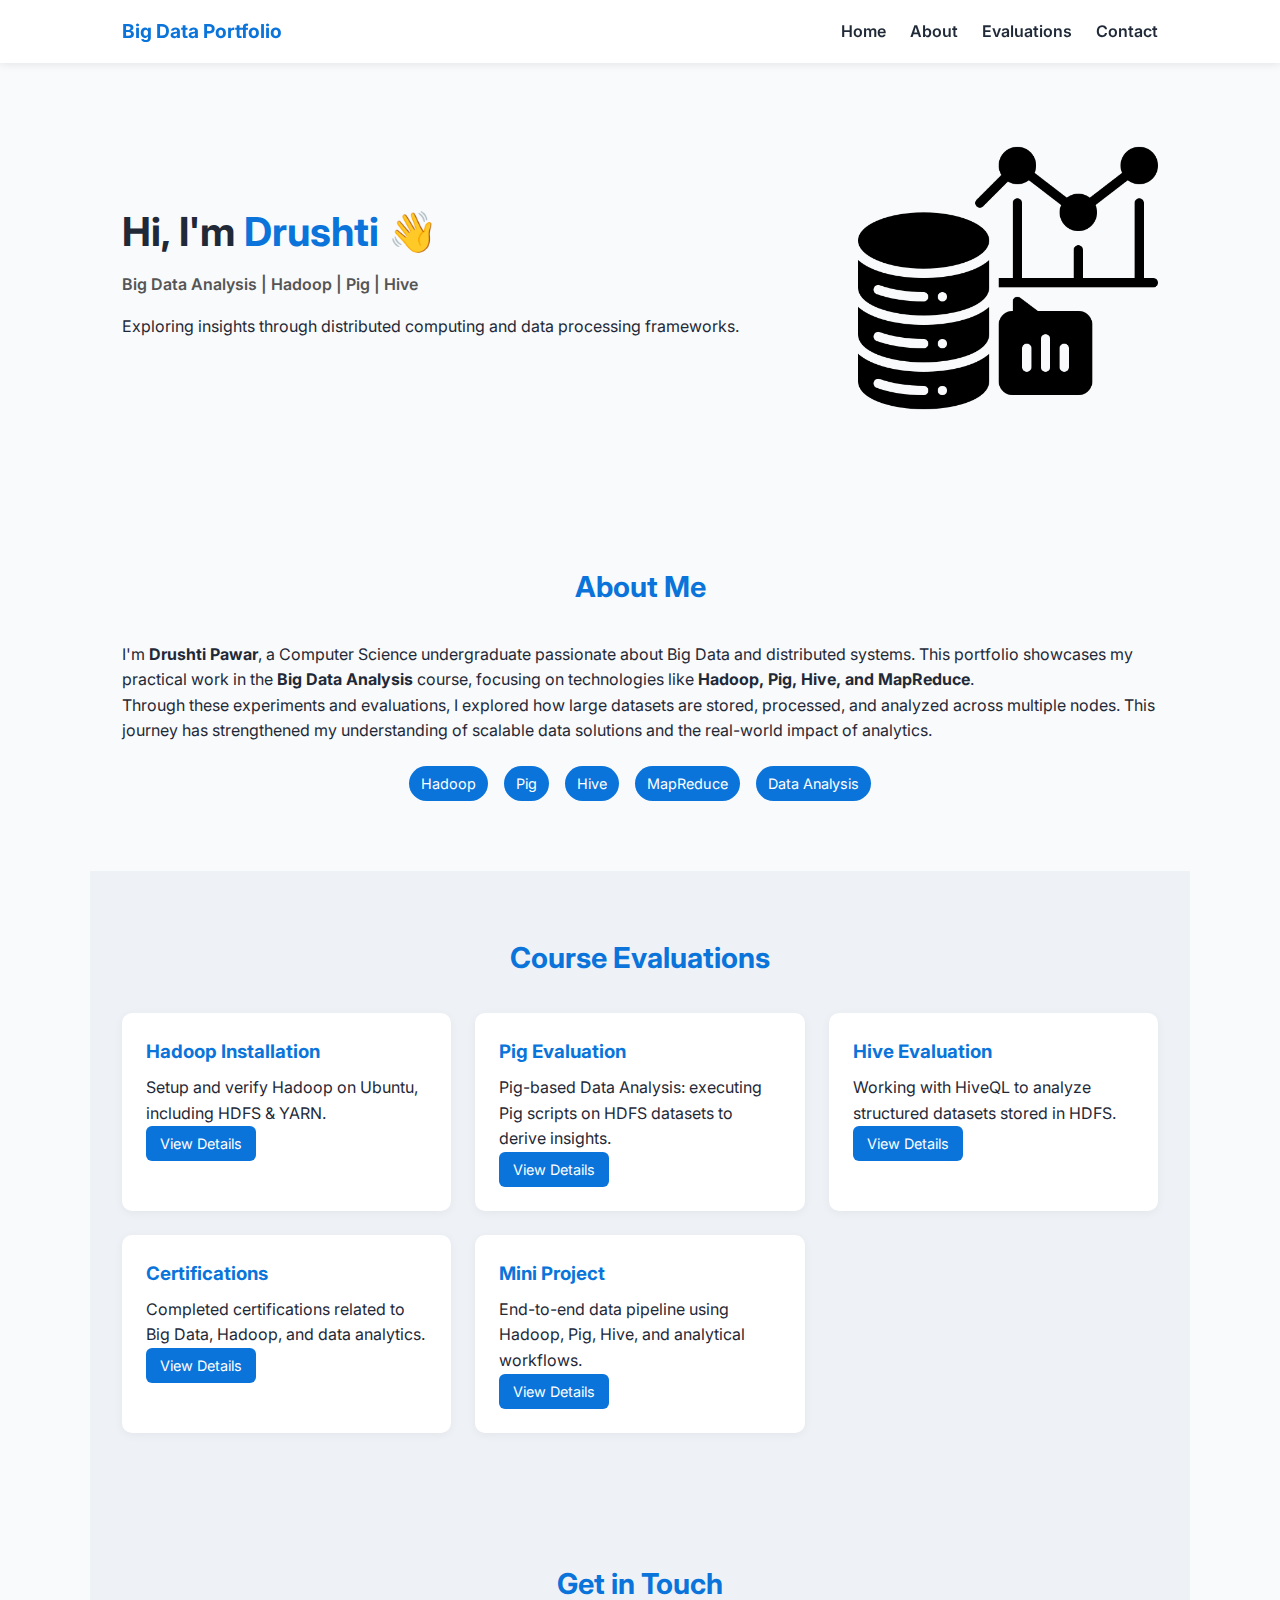
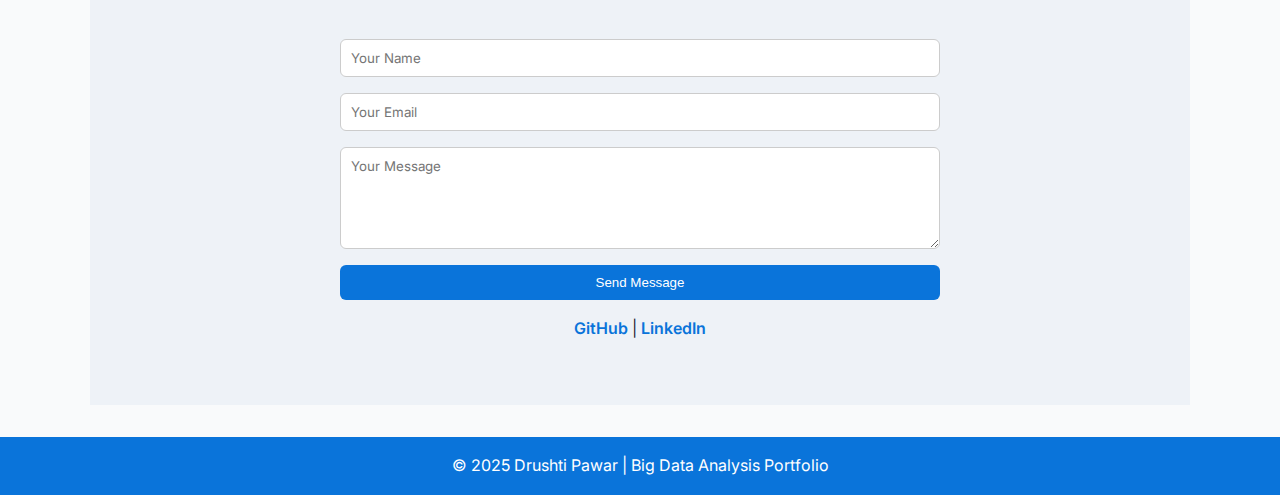
<file: index.html>
<!-- File: index.html -->
<!DOCTYPE html>
<html lang="en">
<head>
  <meta charset="UTF-8" />
  <meta name="viewport" content="width=device-width, initial-scale=1.0" />
  <title>Big Data Analysis Portfolio | Drushti</title>

  <!-- Google Fonts -->
  <link href="https://fonts.googleapis.com/css2?family=Inter:wght@400;600;700&display=swap" rel="stylesheet" />

  <!-- External CSS -->
  <link rel="stylesheet" href="style.css" />
</head>
<body>
  <!-- Navbar -->
  <header>
    <nav class="navbar">
      <div class="logo">Big Data Portfolio</div>
      <div class="menu">
        <a href="#hero">Home</a>
        <a href="#about">About</a>
        <a href="#evaluations">Evaluations</a>
        <a href="#contact">Contact</a>
      </div>
    </nav>
  </header>

  <!-- Hero Section -->
  <section id="hero" class="hero">
    <div class="hero-text">
      <h1>Hi, I'm <span>Drushti</span> 👋</h1>
      <p class="tagline">Big Data Analysis | Hadoop | Pig | Hive</p>
      <p>Exploring insights through distributed computing and data processing frameworks.</p>
    </div>
    <div class="hero-image">
      <img src="big-data.png" alt="Data Visualization" />
    </div>
  </section>

  <!-- About Me -->
  <section id="about" class="content-section">
    <h2 class="section-title">About Me</h2>
    <p>
      I'm <strong>Drushti Pawar</strong>, a Computer Science undergraduate passionate about Big Data and distributed systems. 
      This portfolio showcases my practical work in the <strong>Big Data Analysis</strong> course, focusing on 
      technologies like <strong>Hadoop, Pig, Hive, and MapReduce</strong>.
    </p>
    <p>
      Through these experiments and evaluations, I explored how large datasets are stored, processed, and analyzed across multiple nodes.
      This journey has strengthened my understanding of scalable data solutions and the real-world impact of analytics.
    </p>
    <div class="skills">
      <span>Hadoop</span>
      <span>Pig</span>
      <span>Hive</span>
      <span>MapReduce</span>
      <span>Data Analysis</span>
    </div>
  </section>

   <!-- Evaluations Section -->
  <section id="evaluations" class="content-section alt-bg">
    <h2 class="section-title">Course Evaluations</h2>
    <div class="card-grid">

      <div class="card">
        <h3>Hadoop Installation</h3>
        <p>Setup and verify Hadoop on Ubuntu, including HDFS & YARN.</p>
        <a href="evaluation1.html" class="btn small">View Details</a>
      </div>

      <div class="card">
        <h3>Pig Evaluation</h3>
        <p>Pig-based Data Analysis: executing Pig scripts on HDFS datasets to derive insights.</p>
        <a href="eval2.html" class="btn small">View Details</a>
      </div>

      <!-- NEW CARD: Hive Evaluation -->
      <div class="card">
        <h3>Hive Evaluation</h3>
        <p>Working with HiveQL to analyze structured datasets stored in HDFS.</p>
        <a href="hive_eval.html" class="btn small">View Details</a>
      </div>

      <!-- NEW CARD: Certifications -->
      <div class="card">
        <h3>Certifications</h3>
        <p>Completed certifications related to Big Data, Hadoop, and data analytics.</p>
        <a href="certifications.html" class="btn small">View Details</a>
      </div>

      <!-- NEW CARD: Project -->
      <div class="card">
        <h3>Mini Project</h3>
        <p>End-to-end data pipeline using Hadoop, Pig, Hive, and analytical workflows.</p>
        <a href="project.html" class="btn small">View Details</a>
      </div>

    </div>
  </section>




  <!-- Contact Section -->
  <section id="contact" class="content-section alt-bg">
    <h2 class="section-title">Get in Touch</h2>
    <form action="https://formspree.io/f/xyzeqojq" method="POST" class="contact-form">
      <input type="text" name="name" placeholder="Your Name" required />
      <input type="email" name="email" placeholder="Your Email" required />
      <textarea name="message" rows="5" placeholder="Your Message" required></textarea>
      <button type="submit" class="btn">Send Message</button>
    </form>



    <div class="social-links">
      <a href="https://github.com/DrushtiGP" target="_blank">GitHub</a> |
      <a href="https://www.linkedin.com/in/drushti-pawar" target="_blank">LinkedIn</a>
    </div>
  </section>



  <!-- Footer -->
  <footer>
    <p>© 2025 Drushti Pawar | Big Data Analysis Portfolio</p>
  </footer>
</body>
</html>
</file>
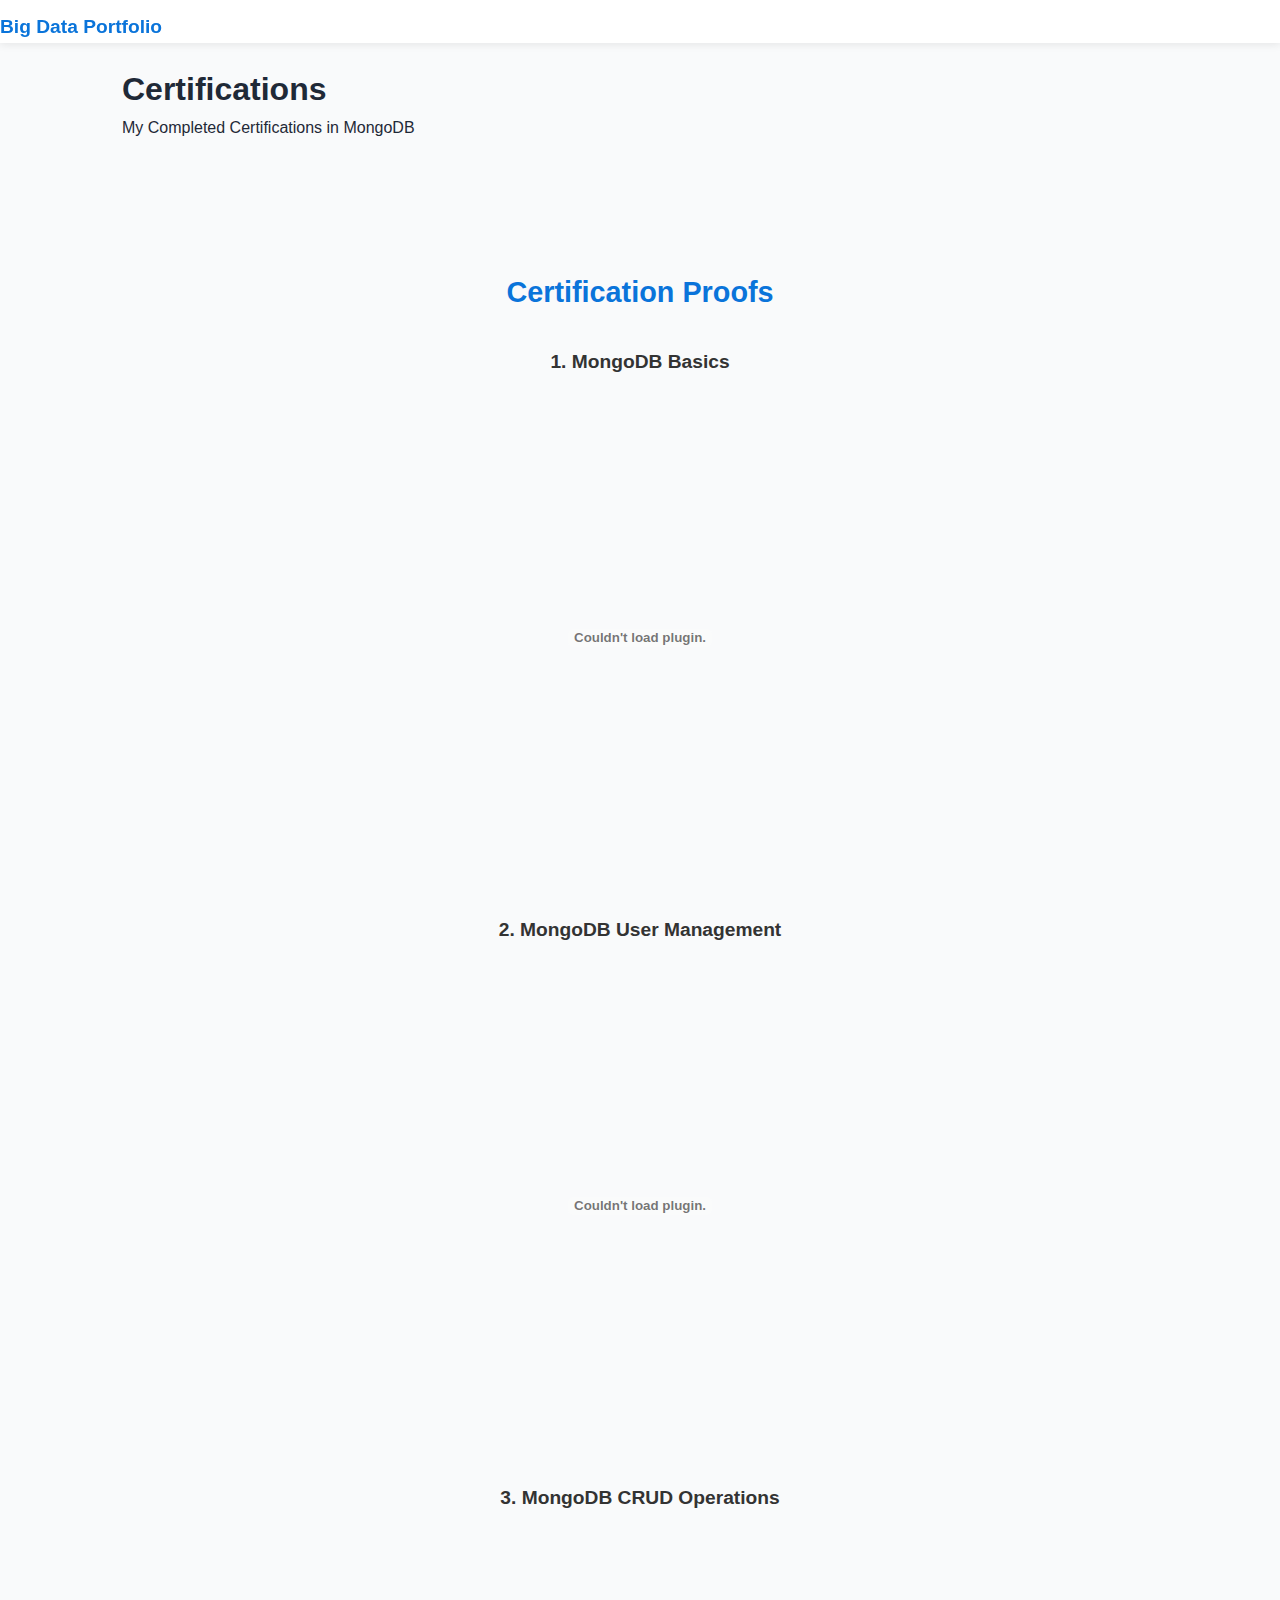
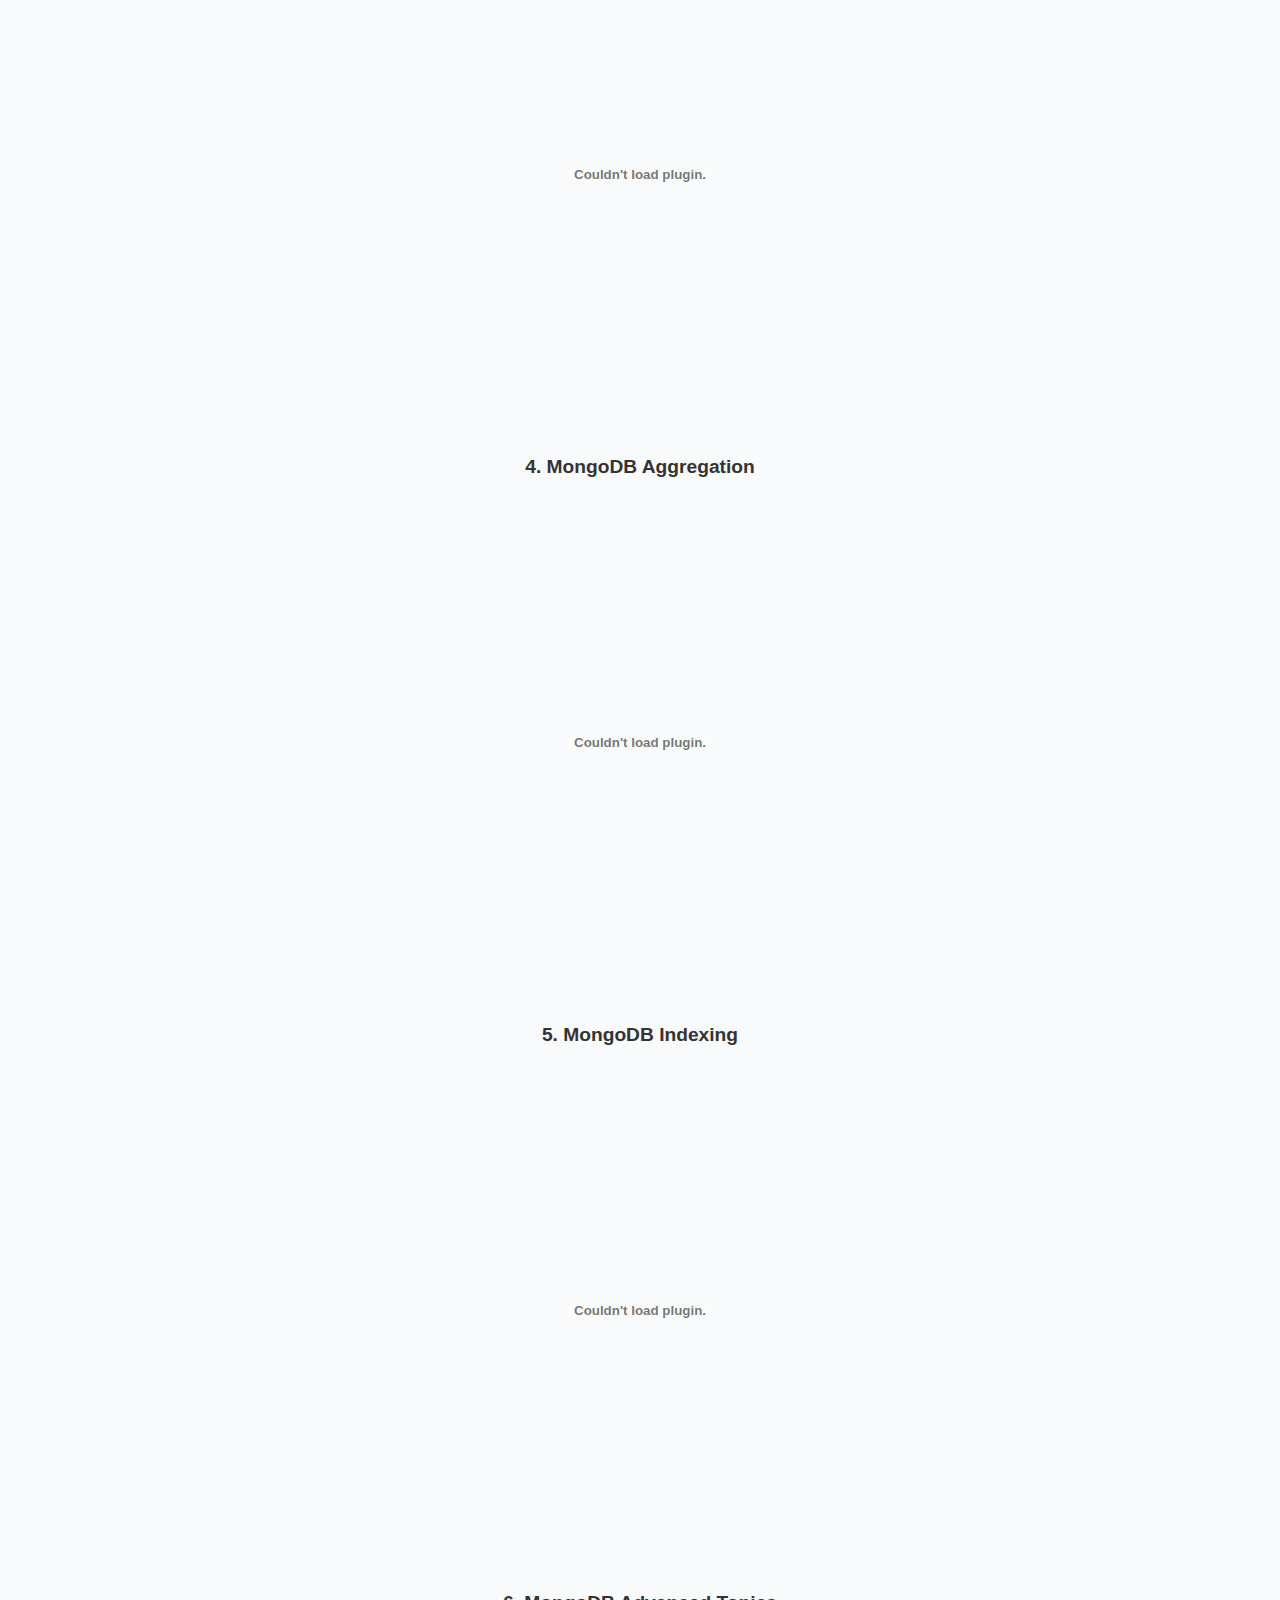
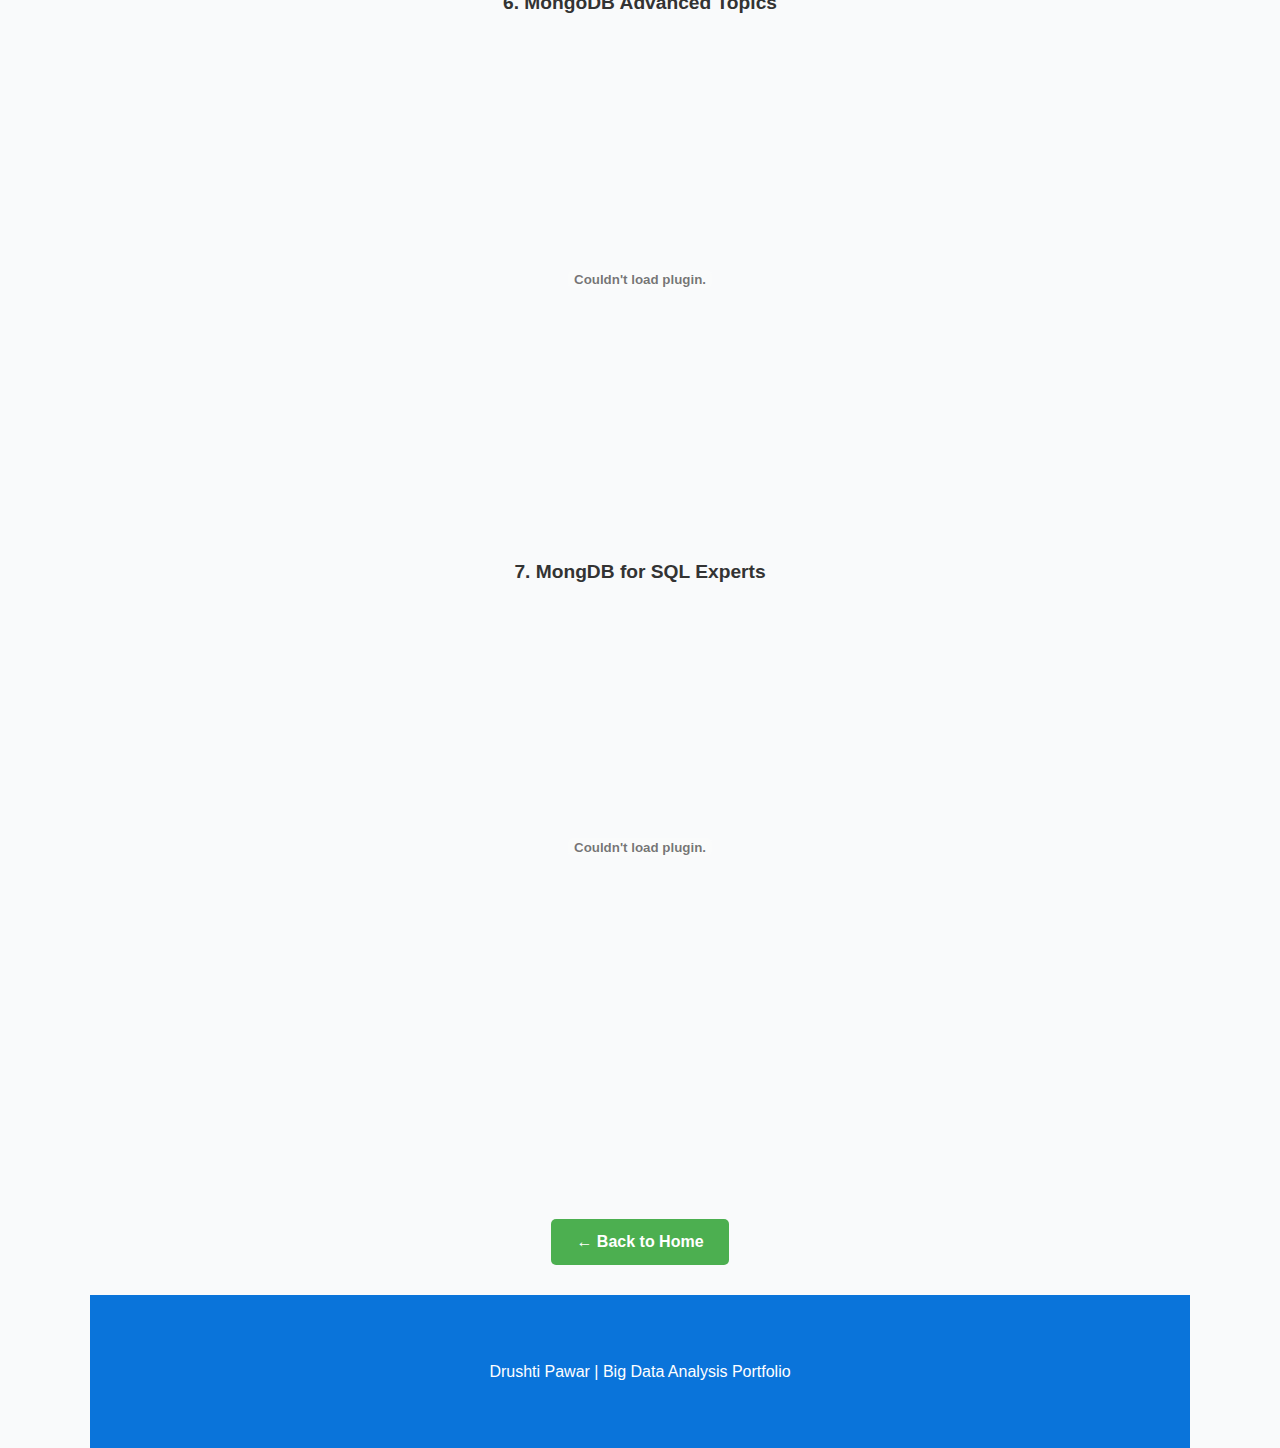
<file: certifications.html>
<!DOCTYPE html>
<html lang="en">
<head>
  <meta charset="UTF-8" />
  <meta name="viewport" content="width=device-width, initial-scale=1.0" />
  <title>Certifications | Big Data Portfolio</title>
  <link rel="stylesheet" href="style.css" />
</head>
<body>

  <!-- Navbar -->
  <header>
    <nav>
      <div class="logo" style="margin-top:12px;">
        <a href="index.html">Big Data Portfolio</a>
      </div>
    </nav>
  </header>

  <!-- Hero Section -->
  <section id="hero" class="content-section">
    <h1>Certifications</h1>
    <p class="tagline">My Completed Certifications in MongoDB</p>
  </section>

  <!-- Certifications Section -->
  <section id="certs" class="content-section">
    <h2 class="section-title">Certification Proofs</h2>

    <!-- Certification 1 -->
    <div class="screenshot-container">
      <h3>1. MongoDB Basics</h3>
      <embed src="certifications/01fe22bcs177-2e24b010-0ba8-496a-8a40-9ad022420bd7-certificate.pdf" 
             type="application/pdf"
             width="100%" height="500px" />
    </div>

    <!-- Certification 2 -->
    <div class="screenshot-container">
      <h3>2. MongoDB User Management</h3>
      <embed src="certifications/01fe22bcs177-51d7253c-a622-4105-8e9d-e0f6451e01d2-certificate.pdf"
             type="application/pdf"
             width="100%" height="500px" />
    </div>

    <!-- Certification 3 -->
    <div class="screenshot-container">
      <h3>3. MongoDB CRUD Operations</h3>
      <embed src="certifications/01fe22bcs177-6a646fe6-e3b5-4a32-bdb4-d10c6ec38122-certificate.pdf"
             type="application/pdf"
             width="100%" height="500px" />
    </div>

    <!-- Certification 4 -->
    <div class="screenshot-container">
      <h3>4. MongoDB Aggregation</h3>
      <embed src="certifications/01fe22bcs177-8dffea37-a4c0-4031-9314-c4e3873c01f1-certificate.pdf"
             type="application/pdf"
             width="100%" height="500px" />
    </div>

    <!-- Certification 5 -->
    <div class="screenshot-container">
      <h3>5. MongoDB Indexing</h3>
      <embed src="certifications/01fe22bcs177-db500f25-6f72-4e0c-ab0f-0960ceaa5f59-certificate.pdf"
             type="application/pdf"
             width="100%" height="500px" />
    </div>

    <!-- Certification 6 -->
    <div class="screenshot-container">
      <h3>6. MongoDB Advanced Topics</h3>
      <embed src="certifications/01fe22bcs177-f33a115b-5b5c-4819-8f04-a2962b0de7c9-certificate.pdf"
             type="application/pdf"
             width="100%" height="500px" />
    </div>

    <!-- Certification 7 (You added one extra accidentally) -->
    <div class="screenshot-container">
      <h3>7. MongDB for SQL Experts</h3>
      <embed src="certifications/01fe22bcs177-ffe10789-b070-441a-8b22-39d6cbe6a897-certificate (1).pdf"
             type="application/pdf"
             width="100%" height="500px" />
    </div>

  </section>

  <!-- Home Button -->
  <div class="home-button-container">
    <a href="index.html#evaluations" class="btn home-btn">← Back to Home</a>
  </div>

  <!-- Footer -->
  <footer class="content-section">
    <p>Drushti Pawar | Big Data Analysis Portfolio</p>
  </footer>

</body>
</html>
</file>
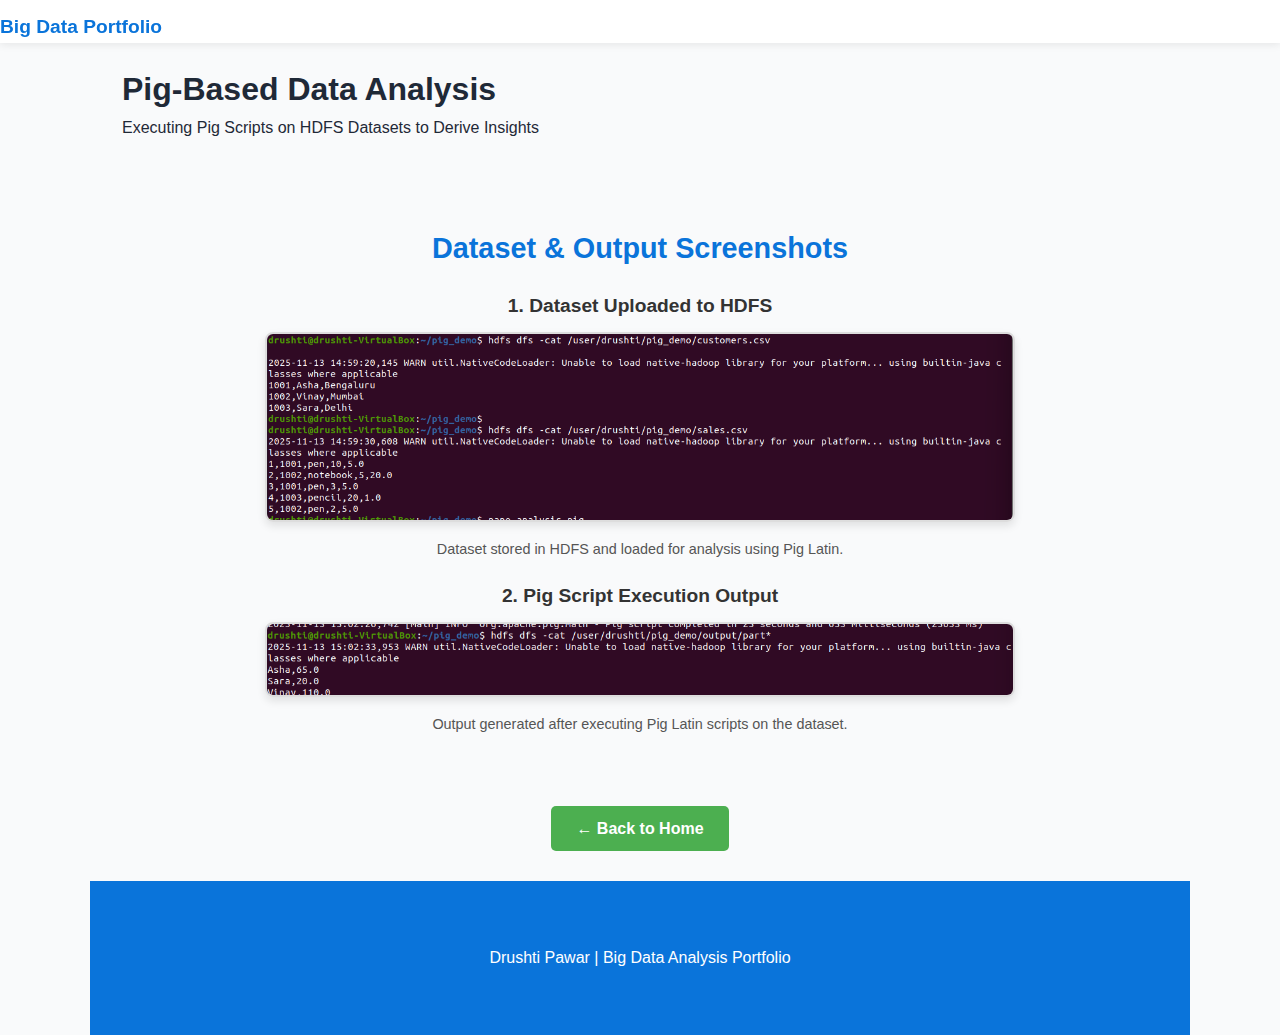
<file: eval2.html>
<!DOCTYPE html>
<html lang="en">
<head>
  <meta charset="UTF-8" />
  <meta name="viewport" content="width=device-width, initial-scale=1.0" />
  <title>Pig-Based Data Analysis</title>
  <link rel="stylesheet" href="style.css" />
</head>
<body>

  <!-- Navbar -->
  <header>
    <nav>
      <div class="logo" style="margin-top:12px;">
        <a href="index.html">Big Data Portfolio</a>
      </div>
    </nav>
  </header>

  <!-- Hero Section -->
  <section id="hero" class="content-section">
    <h1>Pig-Based Data Analysis</h1>
    <p class="tagline">Executing Pig Scripts on HDFS Datasets to Derive Insights</p>
  </section>

  <!-- Steps Section -->
  <section id="steps" class="content-section">
    <h2 class="section-title">Dataset & Output Screenshots</h2>

    <div class="screenshot-container">
      <h3>1. Dataset Uploaded to HDFS</h3>
      <img src="eval2/data.png" alt="Pig Dataset Screenshot">
      <p class="caption">Dataset stored in HDFS and loaded for analysis using Pig Latin.</p>
    </div>

    <div class="screenshot-container">
      <h3>2. Pig Script Execution Output</h3>
      <img src="eval2/result.png" alt="Pig Script Result Screenshot">
      <p class="caption">Output generated after executing Pig Latin scripts on the dataset.</p>
    </div>

  </section>

  <!-- Home Button -->
  <div class="home-button-container">
    <a href="index.html#evaluations" class="btn home-btn">← Back to Home</a>
  </div>

  <!-- Footer -->
  <footer class="content-section">
    <p>Drushti Pawar | Big Data Analysis Portfolio</p>
  </footer>

</body>
</html>
</file>
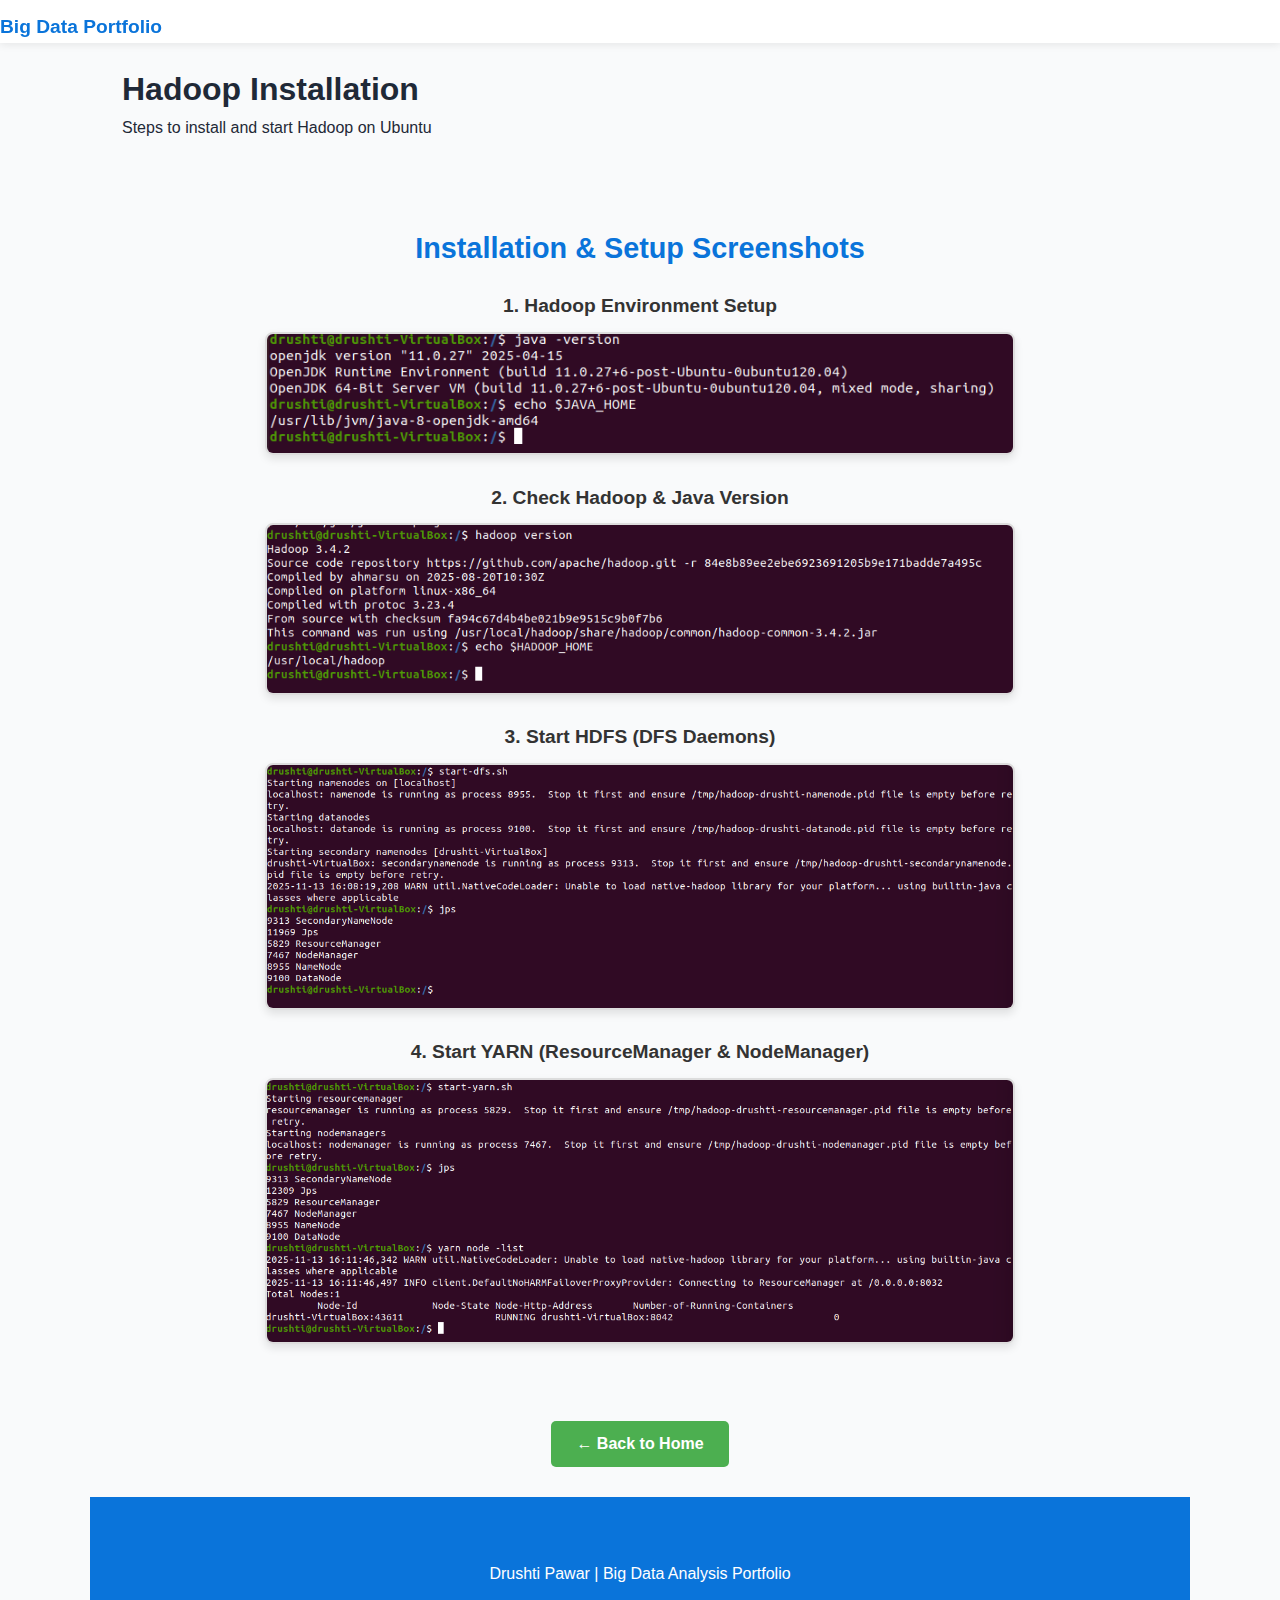
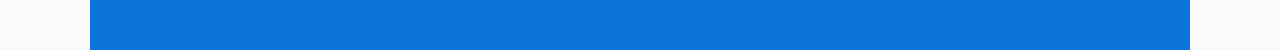
<file: evaluation1.html>
<!DOCTYPE html>
<html lang="en">
<head>
  <meta charset="UTF-8" />
  <meta name="viewport" content="width=device-width, initial-scale=1.0" />
  <title>Hadoop Installation</title>
  <link rel="stylesheet" href="style.css" />
</head>
<body>
  <!-- Navbar -->
  <header>
    <nav>
    <div class="logo" style="margin-top:12px;">
      <a href="index.html">Big Data Portfolio</a>
    </div>
    </nav>
    </header>

  <!-- Hero Section -->
  <section id="hero" class="content-section">
    <h1>Hadoop Installation</h1>
    <p class="tagline">Steps to install and start Hadoop on Ubuntu</p>
  </section>

  <!-- Steps Section -->
  <section id="steps" class="content-section">
    <h2 class="section-title">Installation & Setup Screenshots</h2>

    <div class="screenshot-container">
      <h3>1. Hadoop Environment Setup</h3>
      <img src="eval1/hadoop_env_setup.png" alt="Hadoop Environment Setup">
    </div>

    <div class="screenshot-container">
      <h3>2. Check Hadoop & Java Version</h3>
      <img src="eval1/hadoop_en_setup2.png" alt="Hadoop and Java Version">
    </div>

    <div class="screenshot-container">
      <h3>3. Start HDFS (DFS Daemons)</h3>
      <img src="eval1/hadoop_start_dfs.png" alt="Start HDFS">
    </div>

    <div class="screenshot-container">
      <h3>4. Start YARN (ResourceManager & NodeManager)</h3>
      <img src="eval1/hadoop_start_yarn.png" alt="Start YARN">
    </div>
  </section>

  <div class="home-button-container">
    <a href="index.html#evaluations" class="btn home-btn">← Back to Home</a>
  </div>
  <!-- Footer -->
  <footer class="content-section">
    <p>Drushti Pawar | Big Data Analysis Portfolio</p>
  </footer>
</body>
</html>
</file>
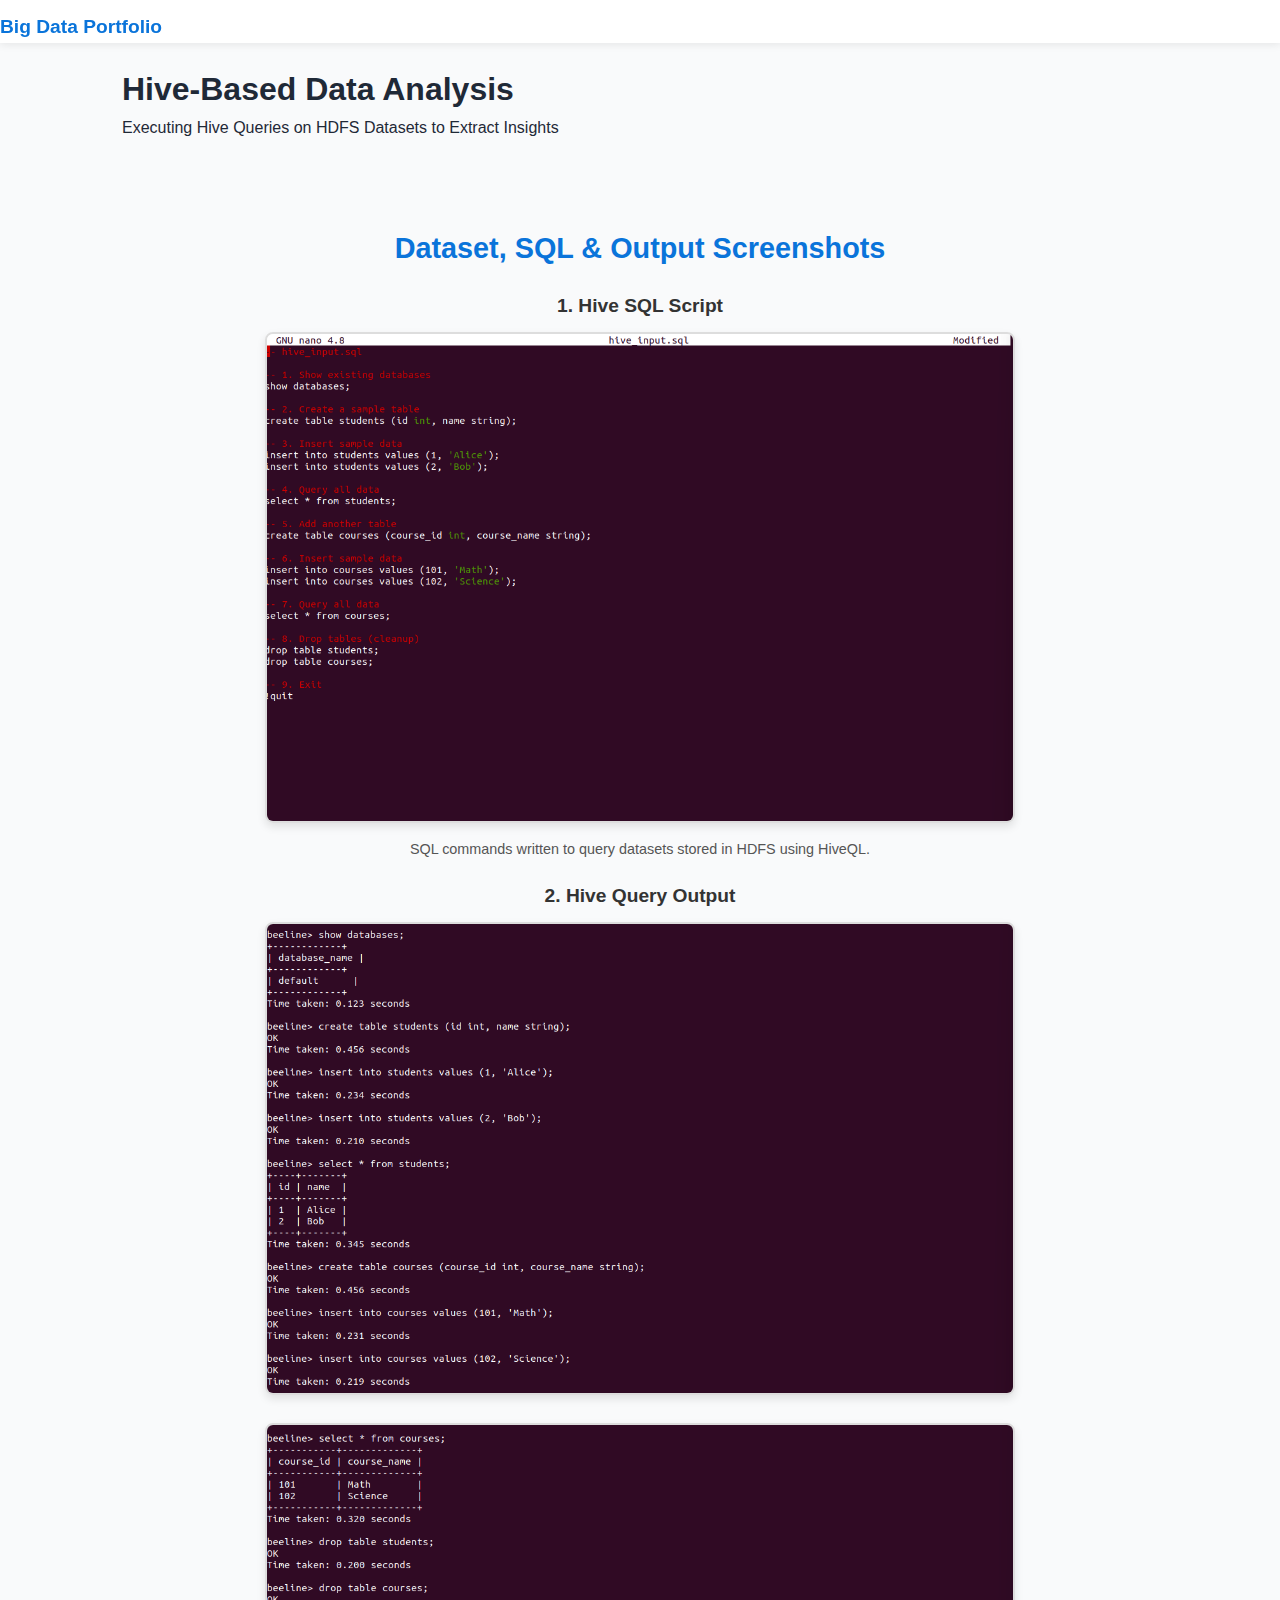
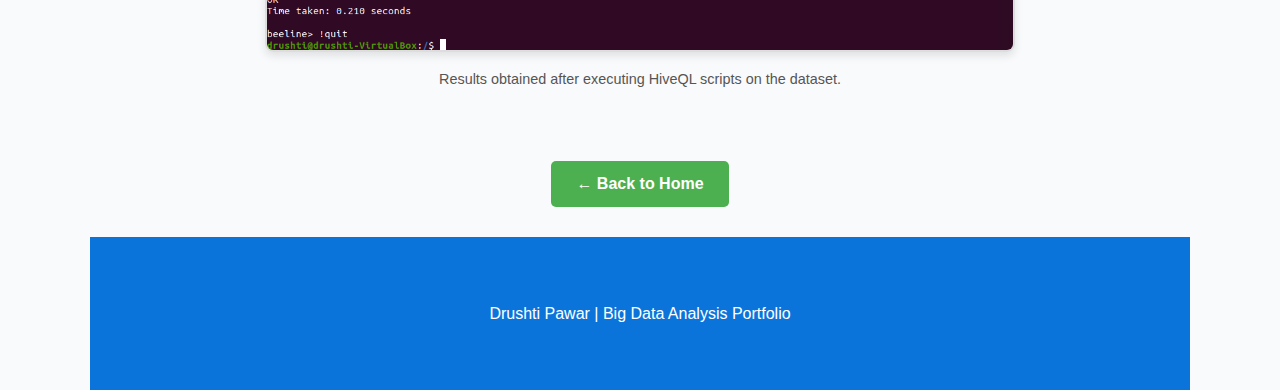
<file: hive_eval.html>
<!DOCTYPE html>
<html lang="en">
<head>
  <meta charset="UTF-8" />
  <meta name="viewport" content="width=device-width, initial-scale=1.0" />
  <title>Hive-Based Data Analysis</title>
  <link rel="stylesheet" href="style.css" />
</head>
<body>

  <!-- Navbar -->
  <header>
    <nav>
      <div class="logo" style="margin-top:12px;">
        <a href="index.html">Big Data Portfolio</a>
      </div>
    </nav>
  </header>

  <!-- Hero Section -->
  <section id="hero" class="content-section">
    <h1>Hive-Based Data Analysis</h1>
    <p class="tagline">Executing Hive Queries on HDFS Datasets to Extract Insights</p>
  </section>

  <!-- Steps Section -->
  <section id="steps" class="content-section">
    <h2 class="section-title">Dataset, SQL & Output Screenshots</h2>

    <div class="screenshot-container">
      <h3>1. Hive SQL Script</h3>
      <img src="eval3/sql.png" alt="Hive SQL Script Screenshot">
      <p class="caption">SQL commands written to query datasets stored in HDFS using HiveQL.</p>
    </div>

    <div class="screenshot-container">
      <h3>2. Hive Query Output</h3>
      <img src="eval3/o1.png" alt="Hive Query Output Screenshot">

      <img src="eval3/o2.png" alt="Hive Query Output Screenshot">
      <p class="caption">Results obtained after executing HiveQL scripts on the dataset.</p>
    </div>

  </section>

  <!-- Home Button -->
  <div class="home-button-container">
    <a href="index.html#evaluations" class="btn home-btn">← Back to Home</a>
  </div>

  <!-- Footer -->
  <footer class="content-section">
    <p>Drushti Pawar | Big Data Analysis Portfolio</p>
  </footer>

</body>
</html>
</file>
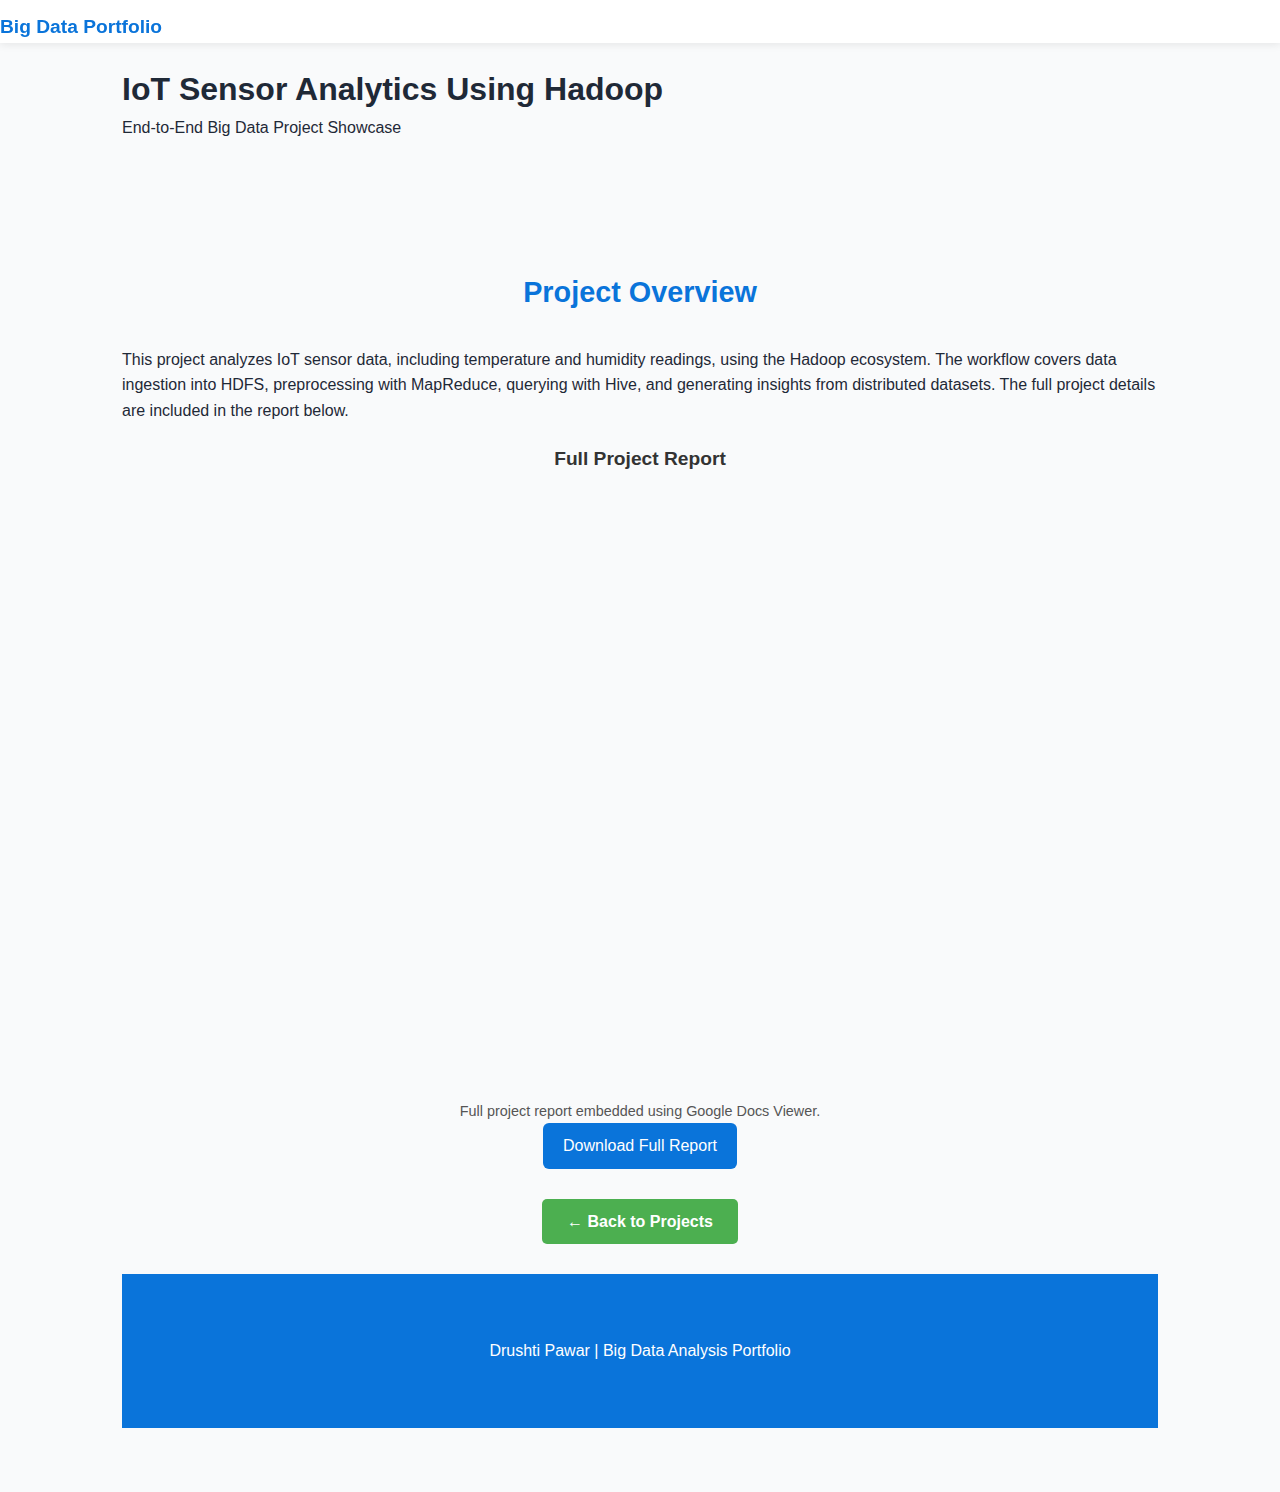
<file: project.html>
<!DOCTYPE html>
<html lang="en">
<head>
  <meta charset="UTF-8" />
  <meta name="viewport" content="width=device-width, initial-scale=1.0" />
  <title>IoT Big Data Project</title>
  <link rel="stylesheet" href="style.css" />
</head>
<body>

  <!-- Navbar -->
  <header>
    <nav>
      <div class="logo" style="margin-top:12px;">
        <a href="index.html">Big Data Portfolio</a>
      </div>
    </nav>
  </header>

  <!-- Hero Section -->
  <section id="hero" class="content-section">
    <h1>IoT Sensor Analytics Using Hadoop</h1>
    <p class="tagline">End-to-End Big Data Project Showcase</p>
  </section>

  <!-- Project Brief & PDF -->
  <section id="project" class="content-section">
    <h2 class="section-title">Project Overview</h2>
    <p>
      This project analyzes IoT sensor data, including temperature and humidity readings, using the Hadoop ecosystem. 
      The workflow covers data ingestion into HDFS, preprocessing with MapReduce, querying with Hive, 
      and generating insights from distributed datasets. The full project details are included in the report below.
    </p>

<div class="screenshot-container">
  <h3>Full Project Report</h3>

  <!-- Google Docs Viewer iframe -->
  <iframe 
    src="https://docs.google.com/gview?url=https://DrushtiGP.github.io/BDA_portfolio/project/IoT_BigData_Project_Report%20(1).pdf&embedded=true" 
    style="width:100%; height:600px;" 
    frameborder="0">
  </iframe>

  <p class="caption">Full project report embedded using Google Docs Viewer.</p>
  <a class="btn" href="project/IoT_BigData_Project_Report%20(1).pdf" download>Download Full Report</a>
</div>



  <!-- Home Button -->
  <div class="home-button-container">
    <a href="index.html#projects" class="btn home-btn">← Back to Projects</a>
  </div>

  <!-- Footer -->
  <footer class="content-section">
    <p>Drushti Pawar | Big Data Analysis Portfolio</p>
  </footer>

</body>
</html>
</file>
<file: style.css>
/* File: style.css */

/* Base Styles */
* {
  margin: 0;
  padding: 0;
  box-sizing: border-box;
}

body {
  font-family: 'Inter', sans-serif;
  background-color: #f9fafb;
  color: #1f2937;
  line-height: 1.6;
}

a {
  text-decoration: none;
  color: inherit;
}

/* Navbar */
header {
  background-color: white;
  position: fixed;
  top: 0;
  width: 100%;
  box-shadow: 0 2px 8px rgba(0,0,0,0.08);
  z-index: 1000;
}

.navbar {
  display: flex;
  justify-content: space-between;
  align-items: center;
  max-width: 1100px;
  margin: 0 auto;
  padding: 1rem 2rem;
}

.logo {
  font-weight: 700;
  font-size: 1.2rem;
  color: #0A74DA;
}

.menu a {
  margin-left: 20px;
  font-weight: 600;
  position: relative;
}

.menu a::after {
  content: "";
  position: absolute;
  width: 0%;
  height: 2px;
  bottom: -3px;
  left: 0;
  background-color: #0A74DA;
  transition: width 0.3s;
}

.menu a:hover::after {
  width: 100%;
}

/* Hero Section */
.hero {
  display: flex;
  align-items: center;
  justify-content: space-between;
  padding: 8rem 2rem 4rem;
  max-width: 1100px;
  margin: 0 auto;
  gap: 2rem;
}

.hero-text {
  flex: 1;
}

.hero-text h1 {
  font-size: 2.5rem;
  margin-bottom: 0.5rem;
}

.hero-text h1 span {
  color: #0A74DA;
}

.hero-text .tagline {
  font-weight: 600;
  color: #555;
  margin-bottom: 1rem;
}

.hero-text p {
  margin-bottom: 1.5rem;
}

.hero-image img {
  width: 300px;
  max-width: 100%;
}

.btn {
  display: inline-block;
  background-color: #0A74DA;
  color: white;
  padding: 10px 20px;
  border-radius: 6px;
  transition: 0.3s;
}

.btn:hover {
  background-color: #084E98;
}

.btn.small {
  padding: 6px 14px;
  font-size: 0.9rem;
}

/* Section Styles */
.content-section {
  max-width: 1100px;
  margin: 0 auto;
  padding: 4rem 2rem;
}

.alt-bg {
  background-color: #eef2f7;
}

.section-title {
  text-align: center;
  font-size: 1.8rem;
  color: #0A74DA;
  margin-bottom: 2rem;
}

/* Skills */
.skills {
  text-align: center;
  margin-top: 1rem;
}

.skills span {
  display: inline-block;
  background-color: #0A74DA;
  color: white;
  padding: 6px 12px;
  margin: 6px;
  border-radius: 20px;
  font-size: 0.9rem;
}

/* Cards */
.card-grid {
  display: grid;
  grid-template-columns: repeat(auto-fit, minmax(250px, 1fr));
  gap: 1.5rem;
}

.card {
  background: white;
  border-radius: 10px;
  padding: 1.5rem;
  box-shadow: 0 2px 10px rgba(0,0,0,0.05);
  transition: transform 0.3s;
}

.card:hover {
  transform: translateY(-5px);
}

.card h3 {
  color: #0A74DA;
  margin-bottom: 0.5rem;
}

/* Contact */
.contact-form {
  max-width: 600px;
  margin: 0 auto 1rem;
  display: flex;
  flex-direction: column;
  gap: 1rem;
}

.contact-form input,
.contact-form textarea {
  padding: 10px;
  border-radius: 6px;
  border: 1px solid #ccc;
  font-family: inherit;
}

.contact-form button {
  border: none;
  cursor: pointer;
}

.social-links {
  text-align: center;
}

.social-links a {
  color: #0A74DA;
  font-weight: 600;
}

/* Footer */
footer {
  background-color: #0A74DA;
  color: white;
  text-align: center;
  padding: 1rem 0;
  margin-top: 2rem;
}

/* Evaluation page screenshot gallery */
.screenshot-gallery {
  display: flex;
  flex-wrap: wrap;
  justify-content: center;
  gap: 20px;
  margin-top: 20px;
}

.screenshot {
  flex: 1 1 300px;
  text-align: center;
  border: 1px solid #ddd;
  border-radius: 10px;
  padding: 10px;
  background-color: #fff;
  box-shadow: 0 4px 6px rgba(0,0,0,0.1);
  transition: transform 0.2s ease;
}

.screenshot:hover {
  transform: scale(1.03);
}

.screenshot img {
  width: 100%;
  max-width: 400px;
  height: auto;
  border-radius: 8px;
}

.caption {
  font-size: 0.9rem;
  color: #555;
  margin-top: 8px;
}

/* Back to Home Button */
a.back-home {
  display: block;
  text-align: center;
  margin: 30px 0;
  text-decoration: none;
  color: #0a74da;
  font-weight: 600;
  border: 1px solid #0a74da;
  padding: 10px 20px;
  border-radius: 5px;
  transition: all 0.3s ease;
}

a.back-home:hover {
  background-color: #0a74da;
  color: white;
}

/* Evaluation 1 Screenshots */
.screenshot-container {
  margin: 30px auto;
  max-width: 800px;
  text-align: center;
}

.screenshot-container h3 {
  font-size: 1.2rem;
  margin-bottom: 10px;
  color: #333;
}

.screenshot-container img {
  width: 100%;
  max-width: 750px;
  border: 2px solid #ddd;
  border-radius: 8px;
  box-shadow: 0 4px 8px rgba(0,0,0,0.1);
}
.screenshot-container img + img {
  margin-top: 20px;
}

/* Reduce extra spacing in Evaluation 1 */
#steps.content-section {
  padding-top: 20px;  /* smaller top padding */
  padding-bottom: 20px; /* smaller bottom padding */
}

#steps .section-title {
  margin-bottom: 20px; /* space between title and first screenshot */
}

.screenshot-container {
  margin: 20px auto; /* reduced vertical margin */
}

/* Home button at bottom of Evaluation pages */
.home-button-container {
  text-align: center;
  margin: 30px 0;
}

.home-btn {
  display: inline-block;
  padding: 10px 25px;
  background-color: #4CAF50;
  color: white;
  text-decoration: none;
  font-weight: bold;
  border-radius: 5px;
  transition: background-color 0.3s ease;
}

.home-btn:hover {
  background-color: #45a049;
}
</file>
